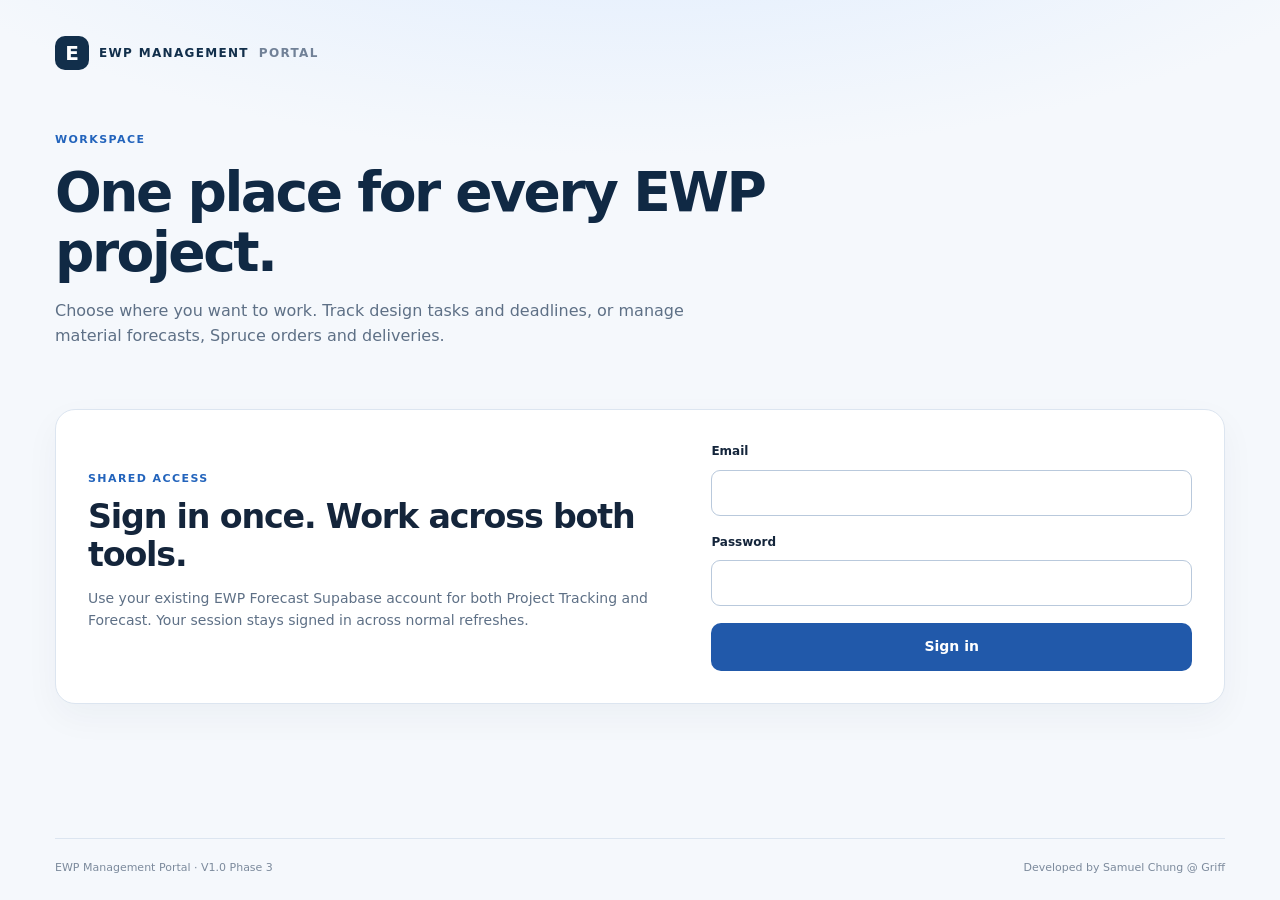
<file: index.html>
<!doctype html>
<html lang="en">
<head>
  <meta charset="utf-8" />
  <meta name="viewport" content="width=device-width, initial-scale=1" />
  <meta name="color-scheme" content="light" />
  <meta name="description" content="EWP Management Portal — Project Tracking and EWP Forecast in one place." />
  <title>EWP Management Portal</title>
  <link rel="stylesheet" href="portal.css?v=1.0-p3" />
</head>
<body>
  <div class="page">
    <header class="masthead">
      <div class="brandline"><span class="mark" aria-hidden="true">E</span><span>EWP MANAGEMENT</span><span class="brandline-tail">PORTAL</span></div>
      <div class="intro">
        <span class="eyebrow">WORKSPACE</span>
        <h1>One place for every EWP project.</h1>
        <p>Choose where you want to work. Track design tasks and deadlines, or manage material forecasts, Spruce orders and deliveries.</p>
      </div>
    </header>
    <main>
      <section id="portalAuthLoading" class="portal-auth-loading" role="status" aria-live="polite">Restoring your EWP Management session…</section>
      <section id="portalLogin" class="portal-login" hidden aria-labelledby="portalLoginTitle">
        <div class="portal-login-copy"><span class="eyebrow">SHARED ACCESS</span><h2 id="portalLoginTitle">Sign in once. Work across both tools.</h2>
          <p>Use your existing EWP Forecast Supabase account for both Project Tracking and Forecast. Your session stays signed in across normal refreshes.</p></div>
        <form id="portalLoginForm" class="portal-login-form">
          <label for="portalLoginEmail">Email</label><input id="portalLoginEmail" type="email" autocomplete="username" required />
          <label for="portalLoginPassword">Password</label><input id="portalLoginPassword" type="password" autocomplete="current-password" required />
          <p id="portalLoginError" class="portal-login-error" role="alert" hidden></p>
          <button id="portalLoginButton" class="portal-primary-button" type="submit">Sign in</button>
        </form>
      </section>
      <div id="portalWorkspace" hidden>
        <div class="portal-signed-in"><span>Signed in as <strong id="portalCurrentEmail"></strong></span><button id="portalSignOut" type="button">Sign out</button></div>
        <h2 class="section-title">Your workspaces</h2>
      <div class="workspace-grid">
        <a class="workspace-card" href="tracker/" aria-label="Open Project Tracking">
          <span class="card-icon card-icon-tracker" aria-hidden="true">
            <svg viewBox="0 0 24 24" fill="none" stroke="currentColor" stroke-width="1.7" stroke-linecap="round" stroke-linejoin="round"><rect x="3.5" y="4" width="17" height="16" rx="2.5"/><path d="M3.5 9h17"/><path d="M9.25 9v11M15.2 9v11"/><path d="M6 6.5h.1M8.4 6.5h.1"/></svg>
          </span>
          <span class="card-eyebrow">PROJECT OPERATIONS</span>
          <span class="card-title">Project Tracking</span>
          <span class="card-copy">Organize projects and work items, assign tasks, monitor due dates, and move work from Queue to In Progress to Done.</span>
          <span class="card-bottom"><span class="card-meta">Board · List · Filters</span><span class="open-link">Open workspace <span aria-hidden="true">↗</span></span></span>
        </a>
        <a class="workspace-card" href="forecast/" aria-label="Open EWP Forecast">
          <span class="card-icon card-icon-forecast" aria-hidden="true">
            <svg viewBox="0 0 24 24" fill="none" stroke="currentColor" stroke-width="1.7" stroke-linecap="round" stroke-linejoin="round"><path d="M4 20V4M4 20h16"/><rect x="7.5" y="11" width="3.5" height="7" rx=".6"/><rect x="12" y="7.5" width="3.5" height="10.5" rx=".6"/><rect x="16.5" y="4" width="3.5" height="14" rx=".6"/></svg>
          </span>
          <span class="card-eyebrow">MATERIAL OPERATIONS</span>
          <span class="card-title">EWP Forecast</span>
          <span class="card-copy">Import Javelin PDFs, manage projects and levels, plan deliveries, track Spruce orders, and monitor inventory and purchasing.</span>
          <span class="card-bottom"><span class="card-meta">Projects · Forecast · Inventory</span><span class="open-link">Open workspace <span aria-hidden="true">↗</span></span></span>
        </a>
      </div>
      <aside class="notice" aria-label="Shared project information">
        <span class="notice-icon" aria-hidden="true">i</span>
        <div><strong>One Supabase project registry</strong><p>Create projects in either workspace. Project # connects the records, and Project Tracking has priority when shared customer, sales or address details conflict.</p></div>
      </aside>
      </div>
    </main>
    <footer><span>EWP Management Portal · V1.0 Phase 3</span><span>Developed by Samuel Chung @ Griff</span></footer>
  </div>
  <script type="module" src="portal-auth.mjs?v=1.0-p3"></script>
</body>
</html>
</file>
<file: portal.css>
:root{--navy:#122f4b;--ink:#14253b;--muted:#5e7086;--border:#dce5f0;--bg:#f5f8fc;--blue:#2365c7}
*{box-sizing:border-box}
html{background:var(--bg)}
body{margin:0;background:radial-gradient(ellipse 80% 420px at 50% -20%,#dbeafe 0%,transparent 80%),var(--bg);font:14px/1.55 Inter,ui-sans-serif,system-ui,-apple-system,"Segoe UI",sans-serif;color:var(--ink)}
.page{width:min(1170px,calc(100% - 44px));margin:0 auto;min-height:100vh;display:flex;flex-direction:column}
.masthead{padding:36px 0 36px}
.brandline{display:flex;align-items:center;gap:10px;font-size:12px;letter-spacing:.11em;font-weight:850;color:var(--navy)}
.mark{height:34px;width:34px;display:inline-grid;place-items:center;border-radius:10px;background:var(--navy);color:#fff;font-size:20px;letter-spacing:0}
.brandline-tail{font-weight:650;color:#718197}
.intro{margin-top:58px;max-width:780px}
.eyebrow,.card-eyebrow{font-size:11px;letter-spacing:.13em;font-weight:850;color:#2364bc}
h1{margin:12px 0 16px;font-size:clamp(34px,4.3vw,58px);line-height:1.1;letter-spacing:-.045em;color:#102944}
.intro p{font-size:16px;max-width:660px;margin:0;color:var(--muted)}
main{padding:9px 0 54px}
.section-title{font-size:15px;color:#3a5067;font-weight:850;letter-spacing:.025em;margin:0 0 17px}
.workspace-grid{display:grid;grid-template-columns:repeat(2,minmax(0,1fr));gap:20px}
.workspace-card{display:flex;flex-direction:column;min-height:340px;padding:30px;border:1px solid var(--border);border-radius:20px;background:#fff;box-shadow:0 13px 35px rgba(18,47,75,.045);text-decoration:none;color:var(--ink);transition:transform .17s,box-shadow .17s,border-color .17s}
.workspace-card:hover,.workspace-card:focus-visible{transform:translateY(-3px);border-color:#85ade5;box-shadow:0 17px 40px rgba(18,47,75,.11);outline:none}
.card-icon{display:grid;place-items:center;width:54px;height:54px;border-radius:16px;margin-bottom:22px}
.card-icon svg{height:27px;width:27px}
.card-icon-tracker{background:#e9efff;color:#235ab4}
.card-icon-forecast{background:#e7f4f0;color:#187e66}
.card-title{display:block;margin-top:7px;font-size:27px;line-height:1.16;font-weight:850;letter-spacing:-.03em}
.card-copy{display:block;margin-top:12px;max-width:430px;color:var(--muted);font-size:14px;line-height:1.65}
.card-bottom{display:flex;align-items:center;justify-content:space-between;gap:10px;flex-wrap:wrap;margin-top:auto;padding-top:35px}
.card-meta{font-size:11px;font-weight:650;color:#758497}
.open-link{font-size:12px;font-weight:850;color:#2059aa;white-space:nowrap}
.open-link span{font-size:17px;vertical-align:middle;margin-left:3px}
.notice{display:flex;align-items:flex-start;gap:12px;border:1px solid #d7e4f4;border-radius:12px;background:#edf4ff;padding:17px 20px;margin-top:27px;color:#345374}
.notice-icon{flex:0 0 22px;height:22px;border-radius:50%;display:grid;place-items:center;background:#cde0ff;color:#2359a7;font-weight:900;font-size:12px}
.notice strong{font-size:13px}.notice p{margin:3px 0 0;font-size:12px;line-height:1.65}
footer{display:flex;justify-content:space-between;gap:12px;flex-wrap:wrap;border-top:1px solid var(--border);padding:20px 0 24px;color:#7c8a9c;font-size:11px;margin-top:auto}
@media(max-width:740px){.masthead{padding-top:22px}.intro{margin-top:44px}.workspace-grid{grid-template-columns:1fr}.workspace-card{min-height:292px;padding:25px}.page{width:calc(100% - 32px)}main{padding-bottom:35px}}
@media(prefers-reduced-motion:reduce){.workspace-card{transition:none}}

/* Phase 3: first-class shared authentication. Hidden state is native [hidden]. */
[hidden] { display: none !important; }
.portal-auth-loading{margin:32px 0;padding:22px;border:1px solid var(--border);border-radius:14px;background:#fff;color:var(--muted)}
.portal-login{display:grid;grid-template-columns:minmax(0,1.1fr) minmax(280px,.9fr);align-items:center;gap:36px;margin:16px 0 50px;padding:32px;border:1px solid var(--border);border-radius:20px;background:#fff;box-shadow:0 13px 35px rgba(18,47,75,.045)}
.portal-login h2{font-size:clamp(24px,2.6vw,36px);letter-spacing:-.035em;line-height:1.15;margin:9px 0 12px}.portal-login p{color:var(--muted)}
.portal-login-form{display:grid;gap:9px}.portal-login-form label{font-weight:750;font-size:12px}
.portal-login-form input{padding:11px;border-radius:9px;border:1px solid #b9c9dc;width:100%;font:inherit;margin-bottom:8px}
.portal-login-form input:focus{outline:3px solid #d8e8ff;border-color:#3979c8}
.portal-primary-button{border:0;border-radius:10px;padding:13px 17px;background:#2159aa;color:#fff;font:inherit;font-weight:850;cursor:pointer}
.portal-primary-button:disabled{opacity:.65;cursor:wait}
.portal-login-error{color:#b42318 !important;font-weight:750;margin:0 0 6px}
.portal-signed-in{display:flex;justify-content:space-between;align-items:center;flex-wrap:wrap;gap:10px;margin:0 0 23px;padding:10px 14px;border:1px solid #cfdfed;background:#fff;border-radius:10px;font-size:12px;color:#52687c}
.portal-signed-in strong{color:#183653}.portal-signed-in button{background:none;border:1px solid #bdcce0;border-radius:7px;padding:6px 11px;color:#254e84;font:inherit;font-weight:750;cursor:pointer}
@media(max-width:740px){.portal-login{grid-template-columns:1fr;padding:20px;gap:15px}}
</file>
<file: forecast/styles.css>
:root {
  --bg: #f5f7fa;
  --surface: #ffffff;
  --surface-alt: #f9fafb;
  --text: #182230;
  --muted: #667085;
  --border: #d9dee7;
  --border-strong: #c2c9d4;
  --accent: #185adb;
  --accent-dark: #1149b8;
  --accent-soft: #eaf1ff;
  --success: #16794c;
  --success-soft: #eaf8f1;
  --warning: #a15c00;
  --warning-soft: #fff4df;
  --danger: #b42318;
  --shadow: 0 8px 28px rgba(16, 24, 40, 0.08);
  --radius: 14px;
}

* { box-sizing: border-box; }
body {
  margin: 0;
  font-family: Inter, ui-sans-serif, system-ui, -apple-system, BlinkMacSystemFont, "Segoe UI", sans-serif;
  background: var(--bg);
  color: var(--text);
}
button, input, textarea { font: inherit; }
button { cursor: pointer; }

.app-header {
  display: flex;
  align-items: center;
  justify-content: space-between;
  gap: 24px;
  padding: 28px clamp(20px, 4vw, 56px) 22px;
  background: var(--surface);
  border-bottom: 1px solid var(--border);
}
.app-header h1 { margin: 2px 0 5px; font-size: clamp(26px, 3vw, 38px); letter-spacing: -0.03em; }
.subtitle, .toolbar p { margin: 0; color: var(--muted); line-height: 1.5; }
.eyebrow, .step { margin: 0 0 4px; color: var(--accent); font-weight: 800; letter-spacing: .11em; font-size: 11px; }

.tabs {
  position: sticky;
  top: 0;
  z-index: 20;
  display: flex;
  gap: 4px;
  padding: 10px clamp(20px, 4vw, 56px);
  background: rgba(255, 255, 255, .96);
  border-bottom: 1px solid var(--border);
  backdrop-filter: blur(10px);
  overflow-x: auto;
}
.tab {
  border: 0;
  border-radius: 9px;
  padding: 9px 14px;
  background: transparent;
  color: var(--muted);
  font-weight: 700;
}
.tab:hover { background: var(--surface-alt); color: var(--text); }
.tab.active { background: var(--accent-soft); color: var(--accent); }

main { padding: 26px clamp(20px, 4vw, 56px) 42px; }
.tab-panel { display: none; }
.tab-panel.active { display: block; }
.grid.two-column { display: grid; grid-template-columns: 1fr 1fr; gap: 18px; }
.card {
  background: var(--surface);
  border: 1px solid var(--border);
  border-radius: var(--radius);
  padding: 22px;
  box-shadow: var(--shadow);
  margin-bottom: 18px;
}
.card h2, .toolbar h2, .dialog h2 { margin: 0 0 8px; letter-spacing: -0.02em; }
.card-heading, .toolbar, .dialog-header, .save-row, .delivery-actions, .dialog-footer, .data-footer {
  display: flex;
  align-items: center;
  justify-content: space-between;
  gap: 16px;
}

.drop-zone {
  min-height: 200px;
  border: 2px dashed var(--border-strong);
  border-radius: 13px;
  display: flex;
  flex-direction: column;
  align-items: center;
  justify-content: center;
  gap: 8px;
  text-align: center;
  padding: 24px;
  background: var(--surface-alt);
  transition: .15s ease;
}
.drop-zone:hover, .drop-zone.dragging { border-color: var(--accent); background: var(--accent-soft); }
.drop-icon {
  display: inline-grid;
  place-items: center;
  width: 52px;
  height: 52px;
  border-radius: 12px;
  background: var(--accent);
  color: white;
  font-size: 13px;
  font-weight: 900;
}
.privacy-pill {
  white-space: nowrap;
  padding: 5px 9px;
  border-radius: 999px;
  background: var(--success-soft);
  color: var(--success);
  font-size: 12px;
  font-weight: 800;
}
.status { margin-top: 12px; font-size: 14px; }
.status.success { color: var(--success); font-weight: 700; }
.status.error { color: var(--danger); font-weight: 700; }
.status.warning { color: var(--warning); font-weight: 700; }
.muted { color: var(--muted); }
.small-note { color: var(--muted); font-size: 13px; line-height: 1.55; margin: 12px 0 0; }

.form-grid { display: grid; grid-template-columns: 1fr 1fr; gap: 14px; margin-top: 18px; }
.form-grid .full { grid-column: 1 / -1; }
label { display: flex; flex-direction: column; gap: 6px; font-size: 13px; font-weight: 700; color: #344054; }
input, textarea {
  width: 100%;
  border: 1px solid var(--border-strong);
  border-radius: 9px;
  padding: 10px 11px;
  color: var(--text);
  background: white;
  outline: none;
}
input:focus, textarea:focus { border-color: var(--accent); box-shadow: 0 0 0 3px var(--accent-soft); }
.checkbox-row { flex-direction: row; align-items: center; align-self: end; gap: 8px; padding-bottom: 10px; }
.checkbox-row input { width: auto; }
.checkbox-row.compact { padding: 0; white-space: nowrap; font-size: 12px; }

.button {
  border: 1px solid transparent;
  border-radius: 9px;
  padding: 9px 13px;
  font-weight: 800;
  transition: .15s ease;
}
.button.primary { background: var(--accent); color: white; }
.button.primary:hover { background: var(--accent-dark); }
.button.secondary { background: white; border-color: var(--border-strong); color: #344054; }
.button.secondary:hover { background: var(--surface-alt); }
.button.ghost { background: transparent; border-color: var(--border); color: #475467; }
.button.large { padding: 11px 17px; }
.button:disabled { opacity: .45; cursor: not-allowed; }

.level-editor { display: grid; gap: 14px; margin-top: 18px; }
.level-card { border: 1px solid var(--border); border-radius: 12px; overflow: hidden; }
.level-header { display: grid; grid-template-columns: minmax(160px, 1fr) 235px auto; gap: 10px; align-items: end; padding: 14px; background: var(--surface-alt); border-bottom: 1px solid var(--border); }
.material-list { padding: 0 14px 14px; }
.material-head, .material-row { display: grid; grid-template-columns: 1fr 140px 38px; gap: 10px; align-items: center; }
.material-head { padding: 12px 0 7px; color: var(--muted); font-size: 11px; font-weight: 800; text-transform: uppercase; letter-spacing: .07em; }
.material-row { margin-bottom: 8px; }
.material-row input[type="number"] { text-align: right; }
.remove-button { border: 0; background: transparent; color: var(--danger); font-size: 18px; padding: 6px; }
.add-material { margin-top: 4px; }
.save-row { margin-top: 18px; padding-top: 18px; border-top: 1px solid var(--border); }
.save-row .small-note { margin: 0; }

.toolbar { margin-bottom: 16px; }
.toolbar-actions { display: flex; align-items: center; gap: 10px; }
.empty-state {
  background: var(--surface);
  border: 1px dashed var(--border-strong);
  border-radius: var(--radius);
  color: var(--muted);
  text-align: center;
  padding: 56px 20px;
}
.table-wrap {
  max-width: 100%;
  overflow: auto;
  background: white;
  border: 1px solid var(--border);
  border-radius: 12px;
  box-shadow: var(--shadow);
}
table { border-collapse: separate; border-spacing: 0; width: max-content; min-width: 100%; font-size: 13px; }
th, td { border-right: 1px solid var(--border); border-bottom: 1px solid var(--border); padding: 10px 12px; text-align: right; white-space: nowrap; }
th:last-child, td:last-child { border-right: 0; }
tr:last-child td { border-bottom: 0; }
thead th { position: sticky; top: 0; z-index: 3; background: #f8fafc; color: #344054; }
.material-col { position: sticky; left: 0; z-index: 4; text-align: left; min-width: 310px; max-width: 410px; white-space: normal; background: white; font-weight: 750; }
thead .material-col { z-index: 6; background: #f8fafc; }
.project-col { min-width: 170px; vertical-align: top; text-align: left; }
.project-col strong { display: block; font-size: 13px; color: var(--text); }
.project-col span { display: block; margin-top: 3px; color: var(--muted); font-size: 11px; }
.project-col .mini-button { margin-top: 8px; }
.cell-zero { color: #98a2b3; }
.cell-partial { background: var(--warning-soft); color: #7a4500; font-weight: 800; }
.cell-delivered { background: var(--success-soft); color: var(--success); }
.month-total { font-weight: 850; }

.mini-button {
  border: 1px solid var(--border-strong);
  background: white;
  color: #344054;
  border-radius: 7px;
  padding: 5px 8px;
  font-size: 11px;
  font-weight: 800;
}
.status-badge { display: inline-block !important; width: fit-content; padding: 3px 6px; border-radius: 999px; font-weight: 800; }
.status-badge.partial { background: var(--warning-soft); color: var(--warning); }
.status-badge.delivered { background: var(--success-soft); color: var(--success); }
.status-badge.upcoming { background: var(--accent-soft); color: var(--accent); }

.data-footer {
  position: fixed;
  left: 0;
  right: 0;
  bottom: 0;
  z-index: 25;
  padding: 12px clamp(20px, 4vw, 56px);
  background: rgba(255,255,255,.97);
  border-top: 1px solid var(--border);
  box-shadow: 0 -8px 24px rgba(16,24,40,.05);
  font-size: 12px;
}
.data-footer > div:first-child { display: flex; flex-direction: column; gap: 2px; }
.data-footer span { color: var(--muted); }
.footer-actions { display: flex; gap: 10px; align-items: center; }
.link-button { border: 0; background: transparent; color: var(--accent); font-weight: 800; padding: 6px; }
.link-button.danger { color: var(--danger); }
.file-label { cursor: pointer; display: inline-block; }

.dialog { width: min(860px, calc(100vw - 28px)); max-height: calc(100vh - 36px); border: 0; border-radius: 16px; padding: 0; box-shadow: 0 24px 80px rgba(16,24,40,.22); }
.dialog::backdrop { background: rgba(15, 23, 42, .42); backdrop-filter: blur(2px); }
.dialog form { padding: 22px; }
.icon-button { border: 0; background: transparent; font-size: 28px; color: var(--muted); padding: 4px 8px; }
.delivery-estimate-control {
  display: flex;
  align-items: flex-end;
  gap: 12px;
  margin: 18px 0 14px;
}
.delivery-estimate-control label { flex: 0 1 405px; }
.inline-save-status {
  min-height: 42px;
  display: inline-flex;
  align-items: center;
  font-weight: 700;
  white-space: nowrap;
}
.inline-save-status[data-state="saving"] { color: var(--accent); }
.inline-save-status[data-state="saved"] { color: var(--success); }
.inline-save-status[data-state="error"] { color: var(--danger); }
.delivery-transaction-meta {
  grid-template-columns: minmax(190px, .7fr) minmax(300px, 1.3fr);
  margin-top: 0;
  margin-bottom: 14px;
}
.delivery-actions { justify-content: flex-start; margin: 10px 0 14px; }
.delivery-table { width: 100%; min-width: 0; }
.delivery-table th, .delivery-table td { text-align: right; }
.delivery-table th:first-child, .delivery-table td:first-child { text-align: left; white-space: normal; }
.delivery-table input { min-width: 95px; text-align: right; }
.dialog-footer { justify-content: flex-end; margin-top: 18px; padding-top: 16px; border-top: 1px solid var(--border); }
.dialog-footer .danger-action { margin-right: auto; color: var(--danger); border-color: #f0b4ae; }
.history { margin-top: 20px; }
.history h3 { margin: 0 0 10px; font-size: 14px; }
.history-item { display: flex; justify-content: space-between; gap: 12px; border-top: 1px solid var(--border); padding: 10px 0; font-size: 12px; }
.history-item:first-of-type { border-top: 0; }
.history-item p { margin: 2px 0; color: var(--muted); }
.history-delete { border: 0; background: transparent; color: var(--danger); font-weight: 800; }

.hidden { display: none !important; }
.native-file-picker-input {
  position: fixed;
  left: -10000px;
  top: 0;
  width: 1px;
  height: 1px;
  opacity: 0;
  pointer-events: none;
}

@media (max-width: 820px) {
  .grid.two-column { grid-template-columns: 1fr; }
  .app-header { align-items: flex-start; flex-direction: column; }
  .app-header .button { width: 100%; }
  .toolbar { align-items: flex-start; flex-direction: column; }
  .toolbar-actions { width: 100%; flex-wrap: wrap; }
  .level-header { grid-template-columns: 1fr; }
  .material-head { display: none; }
  .material-row { grid-template-columns: 1fr 100px 34px; margin-top: 10px; }
  .form-grid { grid-template-columns: 1fr; }
  .form-grid .full { grid-column: auto; }
  .delivery-estimate-control { align-items: stretch; flex-direction: column; }
  .delivery-estimate-control label { flex: none; }
  .inline-save-status { min-height: 0; }
  .delivery-transaction-meta { grid-template-columns: 1fr; }
  .data-footer { align-items: flex-start; flex-direction: column; }
  .footer-actions { flex-wrap: wrap; }
  .material-col { min-width: 220px; }
}

/* V0.4 compact project cards, project summaries and progress */
.project-col {
  min-width: 220px;
  max-width: 250px;
  white-space: normal;
  padding: 0;
}
.project-header-card {
  min-height: 142px;
  display: flex;
  flex-direction: column;
  align-items: stretch;
  gap: 2px;
  padding: 8px 9px;
  text-align: left;
}
.project-title {
  color: var(--text);
  font-size: 14px;
  line-height: 1.2;
  font-weight: 850;
  letter-spacing: -0.01em;
  white-space: normal;
  overflow-wrap: anywhere;
  display: -webkit-box;
  -webkit-line-clamp: 2;
  -webkit-box-orient: vertical;
  overflow: hidden;
  margin-bottom: 1px;
}
.project-title-missing {
  color: #98a2b3;
  font-style: italic;
  font-weight: 700;
}
.project-meta-line,
.operational-line,
.package-line {
  color: var(--muted);
  font-size: 9.5px;
  line-height: 1.28;
  font-weight: 600;
  white-space: normal;
  overflow-wrap: anywhere;
}
.operational-line {
  margin-top: 4px;
  color: #475467;
  font-size: 10.5px;
}
.operational-line strong { color: #344054; font-weight: 800; }
.package-line { margin-top: 1px; }
.project-card-actions {
  display: grid;
  gap: 5px;
  margin-top: auto;
  padding-top: 6px;
}
.project-card-buttons {
  display: flex;
  flex-wrap: wrap;
  align-items: center;
  gap: 4px;
}
.primary-mini-button {
  background: var(--accent-soft);
  border-color: #bfd2ff;
  color: var(--accent-dark);
}
.progress-row {
  display: flex;
  gap: 4px;
  align-items: baseline;
  margin-top: 5px;
  color: var(--muted);
  font-size: 9.5px;
  font-weight: 650;
  line-height: 1.15;
}
.progress-row strong {
  color: #475467;
  font-size: 9.5px;
  font-weight: 800;
}
.progress-row > span {
  display: inline !important;
  margin: 0 !important;
  color: var(--muted) !important;
  font-size: 9.5px !important;
}
.progress-track {
  height: 4px;
  border-radius: 999px;
  background: #e9eef5;
  overflow: hidden;
  margin-top: 2px;
}
.progress-track > span {
  display: block;
  height: 100%;
  margin: 0 !important;
  border-radius: inherit;
  background: #98a2b3;
  transition: width .2s ease;
}
.collapsed-project-col {
  min-width: 225px;
  max-width: 255px;
}
.collapsed-summary-card { background: #fbfcfe; }
.mini-button {
  padding: 3px 6px;
  min-height: 23px;
  border-radius: 6px;
  font-size: 9.5px;
  line-height: 1;
}
.project-col .mini-button { margin-top: 0; }
.status-badge {
  padding: 2px 5px;
  font-size: 9px !important;
  line-height: 1.15;
}
.compact-dialog { width: min(680px, calc(100vw - 28px)); }

@media (max-width: 820px) {
  .project-col, .collapsed-project-col { min-width: 210px; max-width: 235px; }
}


/* V0.5 large-matrix navigation */
.matrix-top-scroll {
  width: 100%;
  height: 18px;
  overflow-x: auto;
  overflow-y: hidden;
  background: #f8fafc;
  border: 1px solid var(--border);
  border-bottom: 0;
  border-radius: 12px 12px 0 0;
  scrollbar-gutter: stable;
}
.matrix-top-scroll.no-overflow {
  display: none;
}
.matrix-top-scroll-inner {
  height: 1px;
  min-width: 100%;
}
.matrix-scroll-viewport {
  max-height: min(68vh, calc(100vh - 230px));
  overflow: auto;
  border-radius: 0 0 12px 12px;
  overscroll-behavior: contain;
  scrollbar-gutter: stable;
}
.matrix-scroll-viewport thead th {
  position: sticky;
  top: 0;
  z-index: 7;
  box-shadow: 0 1px 0 var(--border);
}
.matrix-scroll-viewport .material-col {
  position: sticky;
  left: 0;
  z-index: 6;
  box-shadow: 1px 0 0 var(--border);
}
.matrix-scroll-viewport thead .material-col {
  z-index: 10;
  box-shadow: 1px 1px 0 var(--border);
}
.matrix-scroll-viewport tbody .material-col {
  background: white;
}

/* The project default date is intentionally an editing-only field, not card metadata. */
.project-header-card {
  min-height: 126px;
}

@media (max-width: 820px) {
  .matrix-scroll-viewport { max-height: 64vh; }
}

/* V0.6 shared-cloud status */
.header-actions {
  display: flex;
  align-items: center;
  gap: 10px;
  flex-wrap: wrap;
  justify-content: flex-end;
}
.cloud-pill {
  display: inline-flex;
  align-items: center;
  gap: 6px;
  padding: 6px 9px;
  border-radius: 999px;
  font-size: 11px;
  font-weight: 800;
  white-space: nowrap;
  border: 1px solid var(--border);
  background: var(--surface-alt);
  color: var(--muted);
}
.cloud-pill::before {
  content: "";
  width: 7px;
  height: 7px;
  border-radius: 50%;
  background: #98a2b3;
}
.cloud-pill.connected {
  color: var(--success);
  background: var(--success-soft);
  border-color: #cbe9da;
}
.cloud-pill.connected::before { background: var(--success); }
.cloud-pill.connecting {
  color: var(--warning);
  background: var(--warning-soft);
  border-color: #f2ddb4;
}
.cloud-pill.connecting::before { background: var(--warning); }
.cloud-pill.error {
  color: var(--danger);
  background: #fff0ee;
  border-color: #f2c3bd;
}
.cloud-pill.error::before { background: var(--danger); }

@media (max-width: 820px) {
  .header-actions { width: 100%; justify-content: space-between; }
  .header-actions .button { width: auto; }
}

/* V0.8 authenticated team access */
.user-chip {
  display: inline-flex;
  align-items: center;
  gap: 6px;
  max-width: 340px;
  min-height: 30px;
  padding: 5px 7px 5px 9px;
  border: 1px solid var(--border);
  border-radius: 999px;
  background: var(--surface-alt);
  color: var(--text);
  white-space: nowrap;
}
.user-chip-label {
  color: var(--muted);
  font-size: 10px;
  font-weight: 800;
  text-transform: uppercase;
  letter-spacing: .06em;
}
.user-chip strong {
  max-width: 185px;
  overflow: hidden;
  text-overflow: ellipsis;
  font-size: 11px;
}
.user-change-button {
  border: 0;
  border-radius: 999px;
  padding: 3px 6px;
  background: transparent;
  color: var(--accent);
  font-size: 10px;
  font-weight: 800;
}
.user-change-button:hover { background: var(--accent-soft); }

.login-dialog { width: min(500px, calc(100vw - 28px)); }
.login-fields {
  display: grid;
  gap: 14px;
  margin-top: 20px;
}
.login-fields label {
  display: grid;
  gap: 6px;
  font-size: 12px;
  font-weight: 800;
}
.login-fields input {
  width: 100%;
  border: 1px solid var(--border-strong);
  border-radius: 9px;
  padding: 11px 12px;
  background: #fff;
  color: var(--text);
}
.login-fields input:focus {
  outline: 2px solid rgba(24, 90, 219, .18);
  border-color: var(--accent);
}
.login-error {
  margin: 12px 0 0;
  padding: 9px 10px;
  border: 1px solid #f2c3bd;
  border-radius: 9px;
  background: #fff0ee;
  color: var(--danger);
  font-size: 12px;
  font-weight: 700;
}
.login-dialog::backdrop { background: rgba(16, 24, 40, .52); }

@media (max-width: 820px) {
  .user-chip { order: 3; max-width: 100%; }
}


/* V0.8.1 robust authentication gate */
.auth-gate {
  position: fixed;
  inset: 0;
  z-index: 10000;
  display: grid;
  place-items: center;
  padding: 24px;
  background: rgba(16, 24, 40, .58);
  backdrop-filter: blur(5px);
}
.auth-card {
  width: min(500px, calc(100vw - 32px));
  max-height: calc(100vh - 40px);
  overflow: auto;
  background: #fff;
  border: 1px solid var(--border);
  border-radius: 16px;
  box-shadow: 0 24px 80px rgba(16,24,40,.26);
}
.auth-card form { padding: 24px; }
.auth-locked { overflow: hidden; }
.auth-locked .app-header,
.auth-locked .tabs,
.auth-locked main,
.auth-locked footer { pointer-events: none; user-select: none; }
\n\n/* V0.9 filtered materials, entry history and no fixed JSON dock */
.filtered-warning {
  margin: 12px 14px 0;
  padding: 11px 12px;
  border: 1px solid #efcf96;
  border-radius: 10px;
  background: var(--warning-soft);
  color: #74410a;
}
.filtered-warning-title { font-size: 12px; font-weight: 850; }
.filtered-warning-copy { margin-top: 2px; font-size: 11px; line-height: 1.4; color: #8a5418; }
.filtered-item {
  display: grid;
  grid-template-columns: minmax(0, 1fr) auto auto;
  align-items: center;
  gap: 10px;
  margin-top: 8px;
  padding-top: 8px;
  border-top: 1px solid rgba(161, 92, 0, .18);
  font-size: 11px;
}
.filtered-item span { min-width: 0; overflow-wrap: anywhere; }
.filtered-item strong { white-space: nowrap; }
.history-filters {
  display: grid;
  grid-template-columns: minmax(220px, 1.5fr) minmax(180px, .8fr) minmax(180px, .8fr) 160px auto;
  gap: 10px;
  align-items: end;
  margin-bottom: 12px;
}
.history-filters select {
  width: 100%;
  border: 1px solid var(--border-strong);
  border-radius: 9px;
  padding: 10px 11px;
  color: var(--text);
  background: white;
}
.history-clear { align-self: end; }
.entry-history-table { width: 100%; min-width: 1120px; }
.entry-history-table th, .entry-history-table td { text-align: left; vertical-align: top; white-space: normal; }
.entry-history-table th { white-space: nowrap; }
.entry-history-table .history-time { width: 170px; white-space: nowrap; }
.entry-history-table .history-project { min-width: 210px; }
.entry-history-table .history-details { min-width: 360px; color: #475467; }
.history-empty { padding: 42px 20px; text-align: center; color: var(--muted); }
@media (max-width: 1000px) {
  .history-filters { grid-template-columns: 1fr 1fr; }
  .history-clear { justify-self: start; }
}
@media (max-width: 620px) {
  .history-filters { grid-template-columns: 1fr; }
}


/* V0.10 project deletion + lazy history */
.history-pagination { display: flex; justify-content: center; padding: 12px 0 4px; }
.delete-project-warning {
  margin: 0 0 14px;
  padding: 11px 12px;
  border: 1px solid #f0b4b4;
  border-radius: 10px;
  background: #fff5f5;
  color: #8a1f1f;
  font-size: 12px;
  line-height: 1.45;
}
.danger-text { color: var(--danger); }
.danger-button {
  border: 1px solid #b42318;
  background: #b42318;
  color: white;
}
.danger-button:hover { background: #912018; }
.form-grid select {
  width: 100%;
  border: 1px solid var(--border-strong);
  border-radius: 9px;
  padding: 10px 11px;
  color: var(--text);
  background: white;
}


/* V0.11 intake scheduling + project search */
.project-search-bar {
  display: flex;
  align-items: end;
  gap: 10px;
  margin: 0 0 12px;
}
.project-search-field {
  flex: 1 1 420px;
  max-width: 620px;
  margin: 0;
}
.project-search-field input {
  width: 100%;
}
.project-search-count {
  align-self: center;
  color: var(--muted);
  font-size: 12px;
  font-weight: 700;
  white-space: nowrap;
}
@media (max-width: 760px) {
  .project-search-bar { align-items: stretch; flex-wrap: wrap; }
  .project-search-field { flex-basis: 100%; max-width: none; }
  .project-search-filter { flex: 0 0 132px; }
  .project-search-box { flex: 1 1 260px; }
  .project-search-count { align-self: center; }
}

/* V0.12 intake review + compact scheduling + streamlined matrix search */
.intake-schedule-block {
  display: grid;
  grid-template-columns: minmax(0, 620px);
  row-gap: 9px;
  align-items: start;
}
.delivery-date-field { max-width: 420px; }
.schedule-options {
  display: grid;
  gap: 7px;
  padding-top: 0;
}
.schedule-options .checkbox-row.compact {
  justify-content: flex-start;
  align-items: center;
  padding: 0;
  min-height: 26px;
  font-size: 12px;
  line-height: 1.3;
}
.delivery-preview {
  grid-column: 1 / -1;
  margin-top: 4px;
  padding: 10px 12px;
  border: 1px solid #d9e4f5;
  border-radius: 10px;
  background: #f8fbff;
}
.delivery-preview-title {
  margin-bottom: 7px;
  color: #344054;
  font-size: 11px;
  font-weight: 850;
  text-transform: uppercase;
  letter-spacing: .05em;
}
.delivery-preview-list { display: grid; gap: 5px; }
.delivery-preview-row {
  display: grid;
  grid-template-columns: minmax(130px, 1fr) auto auto;
  gap: 8px;
  align-items: center;
  font-size: 11px;
}
.delivery-preview-level { min-width: 0; overflow-wrap: anywhere; font-weight: 750; color: #344054; }
.delivery-preview-date { color: #475467; white-space: nowrap; }
.date-field-wrap { display: flex; align-items: center; gap: 6px; }
.date-field-wrap .date-source-badge { flex: 0 0 auto; }
.date-field-wrap input[type="date"] { min-width: 0; flex: 1 1 auto; }
.date-source-badge {
  display: inline-flex;
  align-items: center;
  justify-content: center;
  min-width: 43px;
  padding: 2px 6px;
  border-radius: 999px;
  font-size: 9px;
  font-weight: 850;
  line-height: 1.3;
  white-space: nowrap;
}
.date-source-badge.auto { background: var(--accent-soft); color: var(--accent-dark); }
.date-source-badge.manual { background: #f2f4f7; color: #475467; }

.form-validation {
  margin-top: 12px;
  padding: 9px 11px;
  border: 1px solid #f1b9b3;
  border-radius: 9px;
  background: #fff1ef;
  color: var(--danger);
  font-size: 12px;
  font-weight: 750;
}
.input-invalid {
  border-color: var(--danger) !important;
  box-shadow: 0 0 0 3px rgba(180, 35, 24, .08) !important;
}

.project-search-bar { align-items: center; }
.project-search-filter {
  flex: 0 0 145px;
  margin: 0;
}
.project-search-filter select {
  width: 100%;
  min-height: 44px;
  padding: 0 34px 0 12px;
  border: 1px solid var(--border-strong);
  border-radius: 10px;
  background: white;
  color: var(--text);
  font: inherit;
  font-size: 13px;
  font-weight: 700;
}
.project-search-filter select:focus {
  outline: none;
  border-color: var(--accent);
  box-shadow: 0 0 0 3px var(--accent-soft);
}
.project-search-box {
  position: relative;
  flex: 1 1 520px;
  max-width: 720px;
}
.project-search-box input {
  width: 100%;
  padding-left: 38px;
  padding-right: 38px;
}
.project-search-icon {
  position: absolute;
  left: 12px;
  top: 50%;
  width: 16px;
  height: 16px;
  transform: translateY(-50%);
  fill: none;
  stroke: #98a2b3;
  stroke-width: 2;
  stroke-linecap: round;
  pointer-events: none;
}
.search-clear {
  position: absolute;
  right: 8px;
  top: 50%;
  transform: translateY(-50%);
  width: 26px;
  height: 26px;
  padding: 0;
  border: 0;
  border-radius: 50%;
  background: transparent;
  color: #667085;
  font-size: 18px;
  line-height: 1;
}
.search-clear:hover { background: #eef2f6; color: #344054; }
.project-search-box input::-webkit-search-cancel-button { -webkit-appearance: none; appearance: none; }

.matrix-scroll-viewport tbody tr:nth-child(even) td { background: #fbfcfe; }
.matrix-scroll-viewport tbody tr:nth-child(even) .material-col { background: #fbfcfe; }
.matrix-scroll-viewport tbody tr:hover td { background: #f2f7ff; }
.matrix-scroll-viewport tbody tr:hover .material-col { background: #f2f7ff; }

.review-dialog { width: min(760px, calc(100vw - 28px)); }
.project-review-content { display: grid; gap: 14px; margin: 4px 0 18px; }
.review-project-identity,
.review-section {
  border: 1px solid var(--border);
  border-radius: 12px;
  background: #fff;
  padding: 14px;
}
.review-project-identity h3 { margin: 0 0 10px; font-size: 18px; letter-spacing: -.015em; }
.review-project-meta {
  display: grid;
  grid-template-columns: 1fr 1fr;
  gap: 7px 14px;
  color: var(--muted);
  font-size: 11px;
}
.review-project-meta strong { color: #344054; margin-right: 4px; }
.review-section-heading {
  display: flex;
  justify-content: space-between;
  align-items: baseline;
  gap: 12px;
  margin-bottom: 8px;
}
.review-section-heading h3 { margin: 0; font-size: 14px; }
.review-section-heading > span { color: var(--muted); font-size: 11px; font-weight: 750; }
.review-level-list { display: grid; gap: 0; }
.review-level-row {
  display: grid;
  grid-template-columns: minmax(0, 1fr) auto;
  align-items: center;
  gap: 14px;
  padding: 9px 0;
  border-top: 1px solid #eef1f5;
}
.review-level-row:first-child { border-top: 0; }
.review-level-row > div:first-child { display: grid; gap: 2px; min-width: 0; }
.review-level-row > div:first-child strong { color: #344054; font-size: 12px; }
.review-level-row > div:first-child span { color: var(--muted); font-size: 10px; }
.review-level-date {
  display: flex;
  align-items: center;
  justify-content: flex-end;
  gap: 7px;
  white-space: nowrap;
}
.review-level-date strong { font-size: 12px; color: #344054; }
.review-summary-strip {
  display: grid;
  grid-template-columns: repeat(3, 1fr);
  gap: 8px;
}
.review-summary-strip span {
  padding: 10px 12px;
  border: 1px solid #dce4ef;
  border-radius: 10px;
  background: #f8fafc;
  color: #667085;
  font-size: 10px;
  text-align: center;
}
.review-summary-strip strong { display: block; color: #344054; font-size: 15px; margin-bottom: 1px; }
.review-filter-warning {
  display: grid;
  gap: 5px;
  padding: 11px 12px;
  border: 1px solid #efcf96;
  border-radius: 10px;
  background: var(--warning-soft);
  color: #74410a;
  font-size: 11px;
}
.review-filter-warning > span { color: #8a5418; }
.review-filter-warning > div { display: grid; gap: 3px; margin-top: 3px; font-size: 10px; color: #8a5418; }

@media (max-width: 820px) {
  .intake-schedule-block { grid-template-columns: 1fr; }
  .delivery-date-field { max-width: none; }
  .delivery-preview { grid-column: 1; }
  .review-project-meta { grid-template-columns: 1fr; }
  .review-summary-strip { grid-template-columns: 1fr; }
}


/* V0.13 editable delivery preview + delivery material search + forecast exclusions */
.delivery-preview-row {
  grid-template-columns: minmax(130px, 1fr) minmax(138px, 170px) auto;
}
.delivery-preview-date-input {
  min-width: 0;
  padding: 6px 8px;
  border-radius: 7px;
  font-size: 11px;
}
.delivery-material-search {
  position: relative;
  width: min(520px, 100%);
  margin: 12px 0;
}
.delivery-material-search input {
  width: 100%;
  padding-left: 38px;
  padding-right: 36px;
}
.delivery-material-search .project-search-icon {
  left: 12px;
}
.delivery-material-search .search-clear {
  right: 8px;
}
.delivery-table .material-excluded-cell { color: var(--warning); font-weight: 750; }
.delivery-table .forecast-action-cell { text-align: center; }
.delivery-table .forecast-action-cell .mini-button { white-space: nowrap; }
.cell-subnote {
  margin-top: 2px;
  color: var(--warning);
  font-size: 9.5px;
  font-weight: 750;
  white-space: nowrap;
}
.cell-excluded {
  background: #fff8eb;
  color: #7a4500;
  font-weight: 800;
}
.exclusion-form-grid select {
  width: 100%;
  border: 1px solid var(--border-strong);
  border-radius: 9px;
  padding: 10px 11px;
  color: var(--text);
  background: white;
  outline: none;
}
.exclusion-form-grid select:focus {
  border-color: var(--accent);
  box-shadow: 0 0 0 3px var(--accent-soft);
}
.exclusion-help { margin-top: 10px; }
#materialExclusionDialog { width: min(680px, calc(100vw - 28px)); }

@media (max-width: 820px) {
  .delivery-preview-row { grid-template-columns: minmax(110px, 1fr) minmax(128px, 150px) auto; }
  .delivery-table { min-width: 760px; }
}

/* V0.16 delivery planning + inventory & purchasing */
select { font: inherit; }

.forecast-card,
.inventory-card { padding: 20px; }
.section-heading-row {
  display: flex;
  align-items: flex-start;
  justify-content: space-between;
  gap: 16px;
  margin-bottom: 14px;
}
.section-heading-row h3 { margin: 0; letter-spacing: -0.01em; }
.section-heading-row .small-note { margin-top: 5px; }
.compact-empty { padding: 28px 18px; }

.status-badge.workflow-forecast {
  background: #f2f4f7;
  color: #344054;
  border: 1px solid #d0d5dd;
}
.status-badge.workflow-ongoing {
  background: var(--accent-soft);
  color: var(--accent);
  border: 1px solid #c7d8ff;
}
.status-badge.workflow-completed {
  background: var(--success-soft);
  color: var(--success);
  border: 1px solid #bce8d2;
}
/* Legacy workflow classes remain for historical activity UI. */
.status-badge.workflow-spruce {
  background: var(--accent-soft);
  color: var(--accent);
  border: 1px solid #c7d8ff;
}
.status-badge.workflow-delivered {
  background: var(--success-soft);
  color: var(--success);
  border: 1px solid #bce8d2;
}

.weekly-schedule-table th,
.weekly-schedule-table td { text-align: left; }
.weekly-schedule-table th:last-child,
.weekly-schedule-table td:last-child { text-align: right; }
.weekly-project-cell { min-width: 220px; white-space: normal; }
.weekly-project-cell strong { display: block; }
.weekly-project-cell span { display: block; margin-top: 2px; color: var(--muted); font-size: 11px; }
.table-head-sub { display: block; margin-top: 3px; color: var(--muted); font-size: 10px; font-weight: 650; }

.inventory-summary {
  display: grid;
  grid-template-columns: repeat(3, minmax(0, 1fr));
  gap: 12px;
  margin: 0 0 18px;
}
.summary-metric {
  display: grid;
  gap: 3px;
  padding: 15px 16px;
  background: var(--surface);
  border: 1px solid var(--border);
  border-radius: 12px;
  box-shadow: var(--shadow);
}
.summary-metric span { color: var(--muted); font-size: 11px; font-weight: 800; text-transform: uppercase; letter-spacing: .06em; }
.summary-metric strong { color: var(--text); font-size: 22px; letter-spacing: -0.02em; }

.inventory-add-material {
  display: flex;
  align-items: center;
  gap: 10px;
  max-width: 620px;
  margin: 0 0 14px;
}
.inventory-add-material input { min-width: 0; }
.inventory-add-material .button { white-space: nowrap; }
.inventory-table { font-size: 12px; }
.inventory-table th,
.inventory-table td { vertical-align: middle; }
.inventory-table .material-col { min-width: 250px; max-width: 330px; }
.inventory-table input {
  width: 92px;
  min-width: 82px;
  padding: 7px 8px;
  text-align: right;
  font-size: 12px;
}
.inventory-table .inventory-lead-time { width: 72px; min-width: 68px; }
.inventory-positive { background: var(--success-soft); color: var(--success); font-weight: 800; }
.inventory-negative { background: #fff0ee; color: var(--danger); font-weight: 800; }
.stock-owed { background: #fff0ee; color: var(--danger); font-weight: 850; }
.stock-owed .cell-subnote { color: var(--danger); }

.incoming-form-grid {
  display: grid;
  grid-template-columns: minmax(180px, 1.4fr) minmax(120px, .7fr) minmax(150px, .8fr) minmax(150px, 1fr);
  gap: 12px;
  align-items: end;
  margin-bottom: 14px;
}
.incoming-form-grid .incoming-note { grid-column: span 3; }
.incoming-add { align-self: end; white-space: nowrap; }
.incoming-table th,
.incoming-table td { text-align: left; }
.incoming-table td:nth-child(2),
.incoming-table td:nth-child(3),
.incoming-table td:nth-child(4) { text-align: right; }
.incoming-material-cell { min-width: 220px; font-weight: 800; }
.incoming-note-cell { min-width: 180px; max-width: 320px; white-space: normal; }
.danger-text { color: var(--danger); }

.planning-control { align-items: end; flex-wrap: wrap; }
.planning-control label { flex: 1 1 190px; max-width: 300px; }
.planning-control select {
  width: 100%;
  border: 1px solid var(--border-strong);
  border-radius: 9px;
  padding: 10px 11px;
  color: var(--text);
  background: white;
  outline: none;
}
.planning-control select:focus { border-color: var(--accent); box-shadow: 0 0 0 3px var(--accent-soft); }

@media (max-width: 980px) {
  .incoming-form-grid { grid-template-columns: repeat(2, minmax(0, 1fr)); }
  .incoming-form-grid .incoming-note { grid-column: auto; }
  .incoming-add { width: 100%; }
}

@media (max-width: 720px) {
  .inventory-summary { grid-template-columns: 1fr; }
  .inventory-add-material { align-items: stretch; flex-direction: column; max-width: none; }
  .incoming-form-grid { grid-template-columns: 1fr; }
  .planning-control { align-items: stretch; }
  .planning-control label { max-width: none; flex-basis: 100%; }
  .planning-control .button { width: 100%; }
}
.schedule-overdue td { background: #fff8eb; }
.schedule-overdue td:first-child { color: var(--warning); font-weight: 850; }

/* V0.17 purchasing intake */
.form-validation.warning {
  border-color: #f0cf87;
  background: #fff8e8;
  color: #8a5a00;
}
.purchase-intake-grid .card { min-width: 0; }
.purchase-review-card { padding: 20px; }
.purchase-review-summary {
  display: grid;
  grid-template-columns: repeat(3, minmax(0, 1fr));
  gap: 10px;
  margin: 2px 0 14px;
}
.purchase-review-summary > div {
  display: grid;
  gap: 2px;
  padding: 11px 13px;
  border: 1px solid var(--border);
  border-radius: 10px;
  background: var(--surface-alt);
}
.purchase-review-summary strong { font-size: 18px; color: var(--text); }
.purchase-review-summary span { color: var(--muted); font-size: 10px; font-weight: 800; text-transform: uppercase; letter-spacing: .05em; }
.purchase-review-table { min-width: 850px; }
.purchase-review-table th,
.purchase-review-table td { text-align: left; vertical-align: middle; }
.purchase-review-table th:nth-child(2),
.purchase-review-table td:nth-child(2) { text-align: right; width: 145px; }
.purchase-material-edit { min-width: 280px; }
.purchase-material-edit input { min-width: 250px; }
.purchase-material-lf { width: 120px; min-width: 110px; text-align: right; }
.purchase-source-name { display: block; margin-top: 4px; color: var(--muted); font-size: 10px; line-height: 1.35; }
.purchase-breakdown-cell { min-width: 280px; max-width: 520px; white-space: normal; line-height: 1.45; color: #475467; }
.purchase-save-row { justify-content: flex-end; }
.purchasing-table { min-width: 1250px; }
.purchase-reference-cell { min-width: 150px; }
.purchase-reference-cell strong { display: block; }

@media (max-width: 720px) {
  .purchase-review-summary { grid-template-columns: 1fr; }
  .purchase-save-row { align-items: stretch; flex-direction: column-reverse; }
  .purchase-save-row .button { width: 100%; }
}
.purchasing-table td:nth-child(2) { text-align: left; }
.purchasing-table td:nth-child(3),
.purchasing-table td:nth-child(4),
.purchasing-table td:nth-child(5) { text-align: right; }

/* V0.19 quantity-based Spruce workflow */
.spruce-mode-switch {
  display: inline-flex;
  gap: 4px;
  padding: 4px;
  margin: 0 0 16px;
  border: 1px solid var(--border);
  border-radius: 11px;
  background: #f7f8fa;
}
.spruce-mode-button {
  border: 0;
  border-radius: 8px;
  padding: 9px 14px;
  background: transparent;
  color: var(--muted);
  font: inherit;
  font-weight: 800;
  cursor: pointer;
}
.spruce-mode-button.active {
  background: white;
  color: var(--accent);
  box-shadow: 0 1px 4px rgba(16,24,40,.12);
}
.spruce-action-panel { margin-top: 2px; }
.spruce-entry-meta { grid-template-columns: minmax(260px, 1fr); }
.spruce-delivery-help { margin: -2px 0 12px; }
.spruce-order-list { display: grid; gap: 10px; }
.spruce-order-card {
  border: 1px solid var(--border);
  border-radius: 12px;
  padding: 14px;
  background: #fff;
}
.spruce-order-card-head {
  display: flex;
  align-items: flex-start;
  justify-content: space-between;
  gap: 14px;
  margin-bottom: 9px;
}
.spruce-order-card-head strong { display: block; }
.spruce-order-card-head .small-note { margin-top: 3px; }
.spruce-order-total { white-space: nowrap; font-weight: 850; color: var(--accent); }
.spruce-order-items { display: grid; gap: 4px; margin: 8px 0 12px; }
.spruce-order-item { display: flex; justify-content: space-between; gap: 16px; font-size: 12px; }
.spruce-order-item span:first-child { color: var(--muted); }
.spruce-order-card-actions { display: flex; justify-content: flex-end; gap: 8px; flex-wrap: wrap; }
.spruce-order-empty {
  padding: 18px;
  border: 1px dashed var(--border-strong);
  border-radius: 10px;
  color: var(--muted);
  background: #fafbfc;
}
.status-badge.workflow-mixed {
  background: #fff8e8;
  color: #8a5a00;
  border: 1px solid #f0cf87;
}
.delivery-table .spruce-committed-cell { color: var(--accent); font-weight: 800; }
.delivery-table .forecast-remaining-cell { font-weight: 850; }

@media (max-width: 720px) {
  .spruce-mode-switch { display: flex; width: 100%; }
  .spruce-mode-button { flex: 1; }
  .spruce-order-card-head { flex-direction: column; }
  .spruce-order-card-actions { justify-content: stretch; }
  .spruce-order-card-actions .button { width: 100%; }
}

/* V0.20 delivery naming + Layout Material List PDF import */
.spruce-entry-meta { grid-template-columns: minmax(150px, .55fr) minmax(260px, 1.45fr); }
.spruce-mode-button.spruce-remove-mode {
  color: var(--danger);
}
.spruce-mode-button.spruce-remove-mode:hover {
  background: #fff0ee;
}
.spruce-import-card {
  display: flex;
  align-items: center;
  justify-content: space-between;
  gap: 18px;
  padding: 13px 14px;
  margin: 0 0 14px;
  border: 1px solid var(--border);
  border-radius: 11px;
  background: var(--surface-alt);
}
.spruce-import-card strong { display: block; margin-bottom: 2px; }
.spruce-import-card .small-note { margin: 0; }
.spruce-import-actions { display: flex; align-items: center; justify-content: flex-end; gap: 10px; flex-wrap: wrap; }
.spruce-import-review-dialog { width: min(1180px, calc(100vw - 34px)); }
.spruce-import-meta { grid-template-columns: minmax(150px, .55fr) minmax(260px, 1.45fr); }
.spruce-import-warnings {
  display: grid;
  gap: 7px;
  margin: 0 0 12px;
}
.import-message {
  padding: 9px 11px;
  border-radius: 9px;
  border: 1px solid var(--border);
  font-size: 12px;
  line-height: 1.4;
}
.import-message.import-error { background: #fff0ee; border-color: #f2b8b5; }
.import-message.import-warning { background: var(--warning-soft); border-color: #f0cf87; }
.import-message.import-info { background: var(--accent-soft); border-color: #bfd2ff; color: var(--accent-dark); }
.import-error { color: var(--danger); font-weight: 750; }
.import-warning { color: var(--warning); }
.import-info { color: var(--accent); }
.import-ok { color: var(--success); font-weight: 750; }
.import-muted { color: var(--muted); }
.spruce-import-table { min-width: 1020px; }
.spruce-import-table th,
.spruce-import-table td { text-align: left; vertical-align: middle; white-space: normal; }
.spruce-import-table th:nth-child(3),
.spruce-import-table td:nth-child(3),
.spruce-import-table th:nth-child(4),
.spruce-import-table td:nth-child(4) { text-align: right; width: 130px; }
.spruce-import-table input { width: 115px; min-width: 105px; text-align: right; }
.spruce-import-row-status { white-space: nowrap; font-size: 11px; font-weight: 800; }

@media (max-width: 720px) {
  .spruce-entry-meta,
  .spruce-import-meta { grid-template-columns: 1fr; }
  .spruce-import-card { align-items: stretch; flex-direction: column; }
  .spruce-import-actions { justify-content: flex-start; }
  .spruce-import-actions .button { width: 100%; }
}
.spruce-delivery-panel-head {
  display: flex;
  align-items: center;
  justify-content: space-between;
  gap: 12px;
  margin: -2px 0 12px;
}
.spruce-delivery-panel-head .spruce-delivery-help { margin: 0; }
@media (max-width: 720px) {
  .spruce-delivery-panel-head { align-items: stretch; flex-direction: column; }
  .spruce-delivery-panel-head .button { width: 100%; }
}


/* V0.24+: one reliable delivery-PDF control; the native file input stays completely hidden. */
.file-picker-label {
  display: inline-flex;
  align-items: center;
  justify-content: center;
  cursor: pointer;
  user-select: none;
}
.file-picker-label:focus-visible {
  outline: 3px solid var(--accent-soft);
  outline-offset: 2px;
}

/* V0.26 final-package delivery controls */
.spruce-entry-meta-three,
.spruce-import-meta-three {
  grid-template-columns: minmax(150px, .55fr) minmax(185px, .65fr) minmax(260px, 1.35fr);
}
.checkbox-field.last-package-field {
  display: flex;
  flex-direction: column;
  justify-content: flex-end;
  gap: 8px;
}
.checkbox-field.last-package-field > span {
  font-size: 12px;
  font-weight: 800;
  color: var(--text);
}
.checkbox-field.last-package-field input[type="checkbox"] {
  width: 18px;
  height: 18px;
  margin: 0 0 10px 2px;
  accent-color: var(--accent);
}
.spruce-order-last-badge {
  display: inline-flex;
  align-items: center;
  width: fit-content;
  margin-top: 5px;
  padding: 2px 7px;
  border-radius: 999px;
  background: var(--warning-soft);
  color: var(--warning);
  font-size: 10px;
  font-weight: 850;
}
@media (max-width: 720px) {
  .spruce-entry-meta-three,
  .spruce-import-meta-three { grid-template-columns: 1fr; }
  .checkbox-field.last-package-field { flex-direction: row; align-items: center; justify-content: flex-start; gap: 10px; }
  .checkbox-field.last-package-field input[type="checkbox"] { margin: 0; }
}

/* V0.27 PDF-first Spruce entry */
.spruce-mode-row {
  display: flex;
  align-items: center;
  gap: 14px;
  flex-wrap: wrap;
  margin-bottom: 16px;
}
.spruce-mode-row .spruce-mode-switch { margin-bottom: 0; }
.manual-entry-toggle {
  display: inline-flex;
  align-items: center;
  gap: 7px;
  color: #475467;
  font-size: 12px;
  font-weight: 800;
  cursor: pointer;
  user-select: none;
}
.manual-entry-toggle input[type="checkbox"] {
  width: 17px;
  height: 17px;
  margin: 0;
  accent-color: var(--accent);
}
@media (max-width: 720px) {
  .spruce-mode-row { align-items: stretch; flex-direction: column; gap: 9px; }
  .spruce-mode-row .spruce-mode-switch { width: 100%; }
}

/* Phase 2.1: shared Project # registry match and owner-of-record notice. */
.shared-project-lookup { grid-column: 1 / -1; margin: -4px 0 6px; font-weight: 650; }
.shared-project-lookup:empty { display: none; }
.shared-project-lookup[data-state="success"] { color: var(--success); }
.shared-project-lookup[data-state="error"] { color: var(--danger); }
input[readonly], textarea[readonly], select:disabled { background: #f5f7fa; color: #475467; }

/* Phase 3: direct project-number navigation to Tracking. */
.project-col .tracker-project-link{display:inline-flex;align-items:center;text-decoration:none;color:#2159a5;background:#eaf2ff;border-color:#c6d8f0;cursor:pointer}
.project-col .tracker-project-link:hover{background:#dceafe}
</file>
<file: portal-nav.css>
/* EWP Management Portal Phase 1: scoped shared navigation, deliberately isolated from both apps. */
.ewp-portal-nav {
  box-sizing: border-box;
  position: relative;
  z-index: 9;
  display: flex;
  align-items: center;
  justify-content: space-between;
  flex-wrap: wrap;
  gap: 10px 22px;
  padding: 9px clamp(18px, 3vw, 48px);
  background: #102b48;
  color: #e9f2ff;
  font-family: Inter, ui-sans-serif, system-ui, -apple-system, BlinkMacSystemFont, "Segoe UI", sans-serif;
  border-bottom: 1px solid rgba(255,255,255,.12);
}
.ewp-portal-nav *, .ewp-portal-nav *::before, .ewp-portal-nav *::after { box-sizing: border-box; }
.ewp-portal-nav__brand {
  display: inline-flex;
  align-items: center;
  gap: 9px;
  color: #fff;
  text-decoration: none;
  font-size: 13px;
  font-weight: 800;
  letter-spacing: -.01em;
}
.ewp-portal-nav__brand:hover { color: #fff; }
.ewp-portal-nav__mark {
  display: inline-grid;
  place-items: center;
  width: 27px;
  height: 27px;
  background: #e0edff;
  color: #173d65;
  border-radius: 8px;
  font-size: 12px;
  font-weight: 900;
}
.ewp-portal-nav__links { display: flex; gap: 4px; align-items: center; flex-wrap: wrap; }
.ewp-portal-nav__link {
  display: inline-flex;
  align-items: center;
  color: #ccd9ed;
  text-decoration: none;
  font-size: 12px;
  font-weight: 700;
  padding: 7px 11px;
  border-radius: 7px;
  transition: background-color .12s ease, color .12s ease;
}
.ewp-portal-nav__link:hover, .ewp-portal-nav__link:focus-visible {
  background: rgba(255,255,255,.14);
  color: white;
}
.ewp-portal-nav__link[aria-current="page"] { background: #eaf2ff; color: #13375c; }
@media(max-width: 510px) {
  .ewp-portal-nav { padding: 10px 14px; gap: 7px; }
  .ewp-portal-nav__brand { font-size: 12px; }
  .ewp-portal-nav__link { font-size: 11px; padding: 7px 8px; }
}

.ewp-portal-nav__account{font-size:11px;color:#eaf2ff;overflow-wrap:anywhere;max-width:220px;opacity:.9}
@media(max-width:740px){.ewp-portal-nav__account{font-size:10px;max-width:100%}}
</file>
<file: tracker/styles.css>
:root {
  --bg: #f5f7fa;
  --panel: #ffffff;
  --text: #111827;
  --navy: #0f2744;
  --muted: #667085;
  --line: #d9e0e8;
  --primary: #2563eb;
  --primary-dark: #1d4ed8;
  --primary-soft: #eaf1ff;
  --green: #18794e;
  --green-soft: #e9f7ef;
  --yellow: #8a6112;
  --yellow-soft: #fff7df;
  --red: #b42318;
  --red-soft: #fff0ee;
  --radius: 12px;
}

* { box-sizing: border-box; }
html { background: var(--bg); }
body {
  margin: 0;
  color: var(--text);
  background: var(--bg);
  font-family: Inter, ui-sans-serif, system-ui, -apple-system, BlinkMacSystemFont, "Segoe UI", sans-serif;
}
button, input, select { font: inherit; }
button { cursor: pointer; }
h1, h2, h3, h4, p { margin: 0; }

.site-header {
  background: #fff;
  border-bottom: 1px solid var(--line);
}
.brand-wrap {
  max-width: 1440px;
  margin: 0 auto;
  padding: 14px 18px 24px;
}
.brand-kicker {
  color: #0d55d9;
  font-size: 11px;
  line-height: 1.2;
  font-weight: 900;
  letter-spacing: .12em;
  text-transform: uppercase;
  margin-bottom: 10px;
}
h1 {
  color: var(--navy);
  font-size: clamp(30px, 4vw, 40px);
  line-height: 1.08;
  letter-spacing: -.035em;
  font-weight: 850;
}
.version-line {
  margin-top: 10px;
  color: #5e6b80;
  font-size: 14px;
}

.main-nav {
  background: #fff;
  border-bottom: 1px solid var(--line);
}
.nav-inner {
  max-width: 1440px;
  margin: 0 auto;
  min-height: 59px;
  display: flex;
  align-items: center;
  gap: 2px;
  padding: 8px 18px;
}
.nav-tab {
  border: 0;
  color: #667085;
  background: transparent;
  border-radius: 10px;
  padding: 11px 14px;
  font-size: 14px;
  font-weight: 800;
}
.nav-tab:hover { color: var(--primary); background: #f7f9fc; }
.nav-tab.active { color: #1358dd; background: var(--primary-soft); }

.page-shell {
  width: min(1440px, calc(100% - 36px));
  margin: 0 auto;
  padding: 26px 0 44px;
}
.view { display: none; }
.view.active { display: block; }
.section-heading {
  display: flex;
  align-items: flex-end;
  justify-content: space-between;
  gap: 24px;
  margin-bottom: 18px;
}
.section-heading h2 { color: var(--navy); font-size: 25px; letter-spacing: -.02em; }
.section-heading p { margin-top: 5px; color: var(--muted); font-size: 13px; }

.btn {
  border: 0;
  border-radius: 9px;
  padding: 10px 15px;
  font-weight: 800;
  transition: background .15s ease, transform .15s ease;
}
.btn:active { transform: translateY(1px); }
.btn-primary { color: #fff; background: var(--primary); }
.btn-primary:hover { background: var(--primary-dark); }
.btn-secondary { color: #344054; background: #edf1f5; }
.btn-secondary:hover { background: #e3e8ee; }

.summary-row {
  display: grid;
  grid-template-columns: repeat(3, minmax(140px, 1fr)) minmax(220px, 1.35fr);
  gap: 10px;
  margin-bottom: 16px;
}
.summary-card {
  background: #fff;
  border: 1px solid var(--line);
  border-radius: 10px;
  min-height: 56px;
  padding: 12px 14px;
  display: flex;
  align-items: center;
  justify-content: space-between;
  gap: 12px;
}
.summary-card span { color: var(--muted); font-size: 12px; font-weight: 750; }
.summary-card strong { color: var(--navy); font-size: 19px; }
.summary-wide strong { color: var(--primary); font-size: 15px; }

.board {
  display: grid;
  grid-template-columns: repeat(3, minmax(290px, 1fr));
  gap: 14px;
  align-items: start;
}
.column {
  min-height: 620px;
  padding: 13px;
  background: #edf1f5;
  border: 1px solid #dfe5ec;
  border-radius: 12px;
}
.column-header {
  display: flex;
  align-items: center;
  justify-content: space-between;
  padding: 2px 3px 11px;
}
.column-kicker {
  color: #7b8798;
  font-size: 10px;
  font-weight: 900;
  letter-spacing: .11em;
  margin-bottom: 3px;
}
.column-header h3 { color: var(--navy); font-size: 17px; }
.count-badge, .settings-count {
  min-width: 27px;
  height: 27px;
  display: inline-flex;
  align-items: center;
  justify-content: center;
  border: 1px solid var(--line);
  border-radius: 999px;
  background: #fff;
  color: #475467;
  font-size: 11px;
  font-weight: 850;
}
.dropzone {
  min-height: 555px;
  border-radius: 9px;
  transition: background .15s ease, outline .15s ease;
}
.dropzone.drag-over {
  background: rgba(37,99,235,.055);
  outline: 2px dashed rgba(37,99,235,.35);
  outline-offset: -4px;
}
.empty-state { padding: 34px 12px; color: #8792a2; text-align: center; font-size: 12px; }

.project-card {
  background: #fff;
  border: 1px solid #dbe2ea;
  border-radius: 10px;
  padding: 13px;
  margin-bottom: 9px;
  cursor: grab;
  box-shadow: 0 2px 8px rgba(16,24,40,.035);
  transition: transform .15s ease, box-shadow .15s ease, opacity .15s ease;
}
.project-card:hover { transform: translateY(-1px); box-shadow: 0 7px 18px rgba(16,24,40,.08); }
.project-card.dragging { opacity: .42; }
.card-heading {
  color: var(--navy);
  font-size: 14px;
  line-height: 1.45;
  font-weight: 850;
  word-break: break-word;
}
.card-heading .project-number { color: var(--primary); white-space: nowrap; }
.separator { color: #a4acb8; margin: 0 4px; }
.card-secondary-line {
  display: flex;
  align-items: center;
  justify-content: space-between;
  gap: 8px;
  margin-top: 9px;
}
.customer-name { font-size: 13px; color: #344054; }
.phase-pill {
  padding: 3px 7px;
  border-radius: 999px;
  font-size: 10px;
  font-weight: 850;
  white-space: nowrap;
}
.phase-pill.awarded { background: var(--green-soft); color: var(--green); }
.phase-pill.bidding { background: var(--yellow-soft); color: var(--yellow); }
.meta-row { display: flex; flex-wrap: wrap; gap: 5px; margin-top: 8px; }
.meta-row span {
  border: 1px solid #e2e7ed;
  border-radius: 999px;
  background: #fafbfc;
  color: #596579;
  padding: 3px 6px;
  font-size: 10px;
  font-weight: 700;
}
.meta-row .flag-yes { color: #1959c9; border-color: #d8e5ff; background: #eef4ff; }
.card-divider { height: 1px; background: #edf0f3; margin: 10px 0 7px; }
.card-detail { display: flex; justify-content: space-between; gap: 10px; margin-top: 5px; font-size: 11px; }
.card-detail span { color: #7b8494; }
.card-detail strong { color: #344054; font-weight: 750; text-align: right; }
.due-date.overdue { color: var(--red); }

.content-card {
  background: #fff;
  border: 1px solid var(--line);
  border-radius: 12px;
}
.form-card { padding: 22px; }
.form-section-title { color: var(--navy); font-size: 15px; font-weight: 850; margin-bottom: 16px; }
.form-grid {
  display: grid;
  grid-template-columns: repeat(2, minmax(0, 1fr));
  gap: 15px;
}
.full-field { grid-column: 1 / -1; }
label > span, .choice-field legend {
  display: block;
  margin-bottom: 6px;
  color: #475467;
  font-size: 12px;
  font-weight: 800;
}
label small { display: block; margin-top: 5px; color: #8a94a3; font-size: 11px; }
input, select {
  width: 100%;
  min-height: 40px;
  border: 1px solid #ccd4de;
  border-radius: 8px;
  padding: 9px 10px;
  outline: none;
  color: #182230;
  background: #fff;
}
input:focus, select:focus { border-color: var(--primary); box-shadow: 0 0 0 3px rgba(37,99,235,.09); }
.project-number-input { display: flex; align-items: stretch; }
.number-prefix {
  min-width: 74px;
  display: flex;
  align-items: center;
  justify-content: center;
  border: 1px solid #ccd4de;
  border-right: 0;
  border-radius: 8px 0 0 8px;
  background: #f5f7fa;
  color: #475467;
  font-weight: 850;
  letter-spacing: .02em;
}
.project-number-input input { border-radius: 0 8px 8px 0; max-width: 150px; font-weight: 850; letter-spacing: .08em; }
.choice-field {
  min-height: 74px;
  margin: 0;
  border: 1px solid #ccd4de;
  border-radius: 8px;
  padding: 9px 11px;
}
.choice-field legend { padding: 0 4px; margin: 0; }
.choice-field label { display: inline-flex; align-items: center; gap: 5px; margin: 7px 20px 0 0; font-size: 13px; }
.choice-field input { width: auto; min-height: auto; }
.hidden { display: none !important; }
.form-error { min-height: 18px; color: var(--red); font-size: 12px; margin-top: 10px; }
.form-actions, .modal-actions { display: flex; justify-content: flex-end; gap: 8px; margin-top: 12px; }

.settings-grid { display: grid; grid-template-columns: repeat(3, minmax(0, 1fr)); gap: 14px; }
.setting-card { padding: 18px; }
.setting-title { display: flex; align-items: center; justify-content: space-between; gap: 12px; }
.setting-title h3 { color: var(--navy); font-size: 16px; }
.setting-card > p { margin-top: 6px; min-height: 36px; color: var(--muted); font-size: 12px; line-height: 1.45; }
.setting-add-row { display: grid; grid-template-columns: 1fr auto; gap: 7px; margin-top: 14px; }
.setting-list { display: flex; flex-wrap: wrap; gap: 7px; margin-top: 14px; }
.setting-chip {
  display: inline-flex;
  align-items: center;
  gap: 6px;
  border: 1px solid #dbe2ea;
  border-radius: 999px;
  background: #f7f9fb;
  color: #344054;
  padding: 5px 7px 5px 9px;
  font-size: 11px;
  font-weight: 700;
}
.setting-chip button {
  width: 19px;
  height: 19px;
  border: 0;
  border-radius: 50%;
  background: #e7ebf0;
  color: #687386;
  line-height: 1;
  padding: 0;
}
.setting-empty { color: #98a2b3; font-size: 12px; }

.modal {
  width: min(790px, calc(100% - 30px));
  max-height: calc(100vh - 34px);
  overflow: auto;
  border: 0;
  border-radius: 14px;
  padding: 0;
  box-shadow: 0 24px 70px rgba(17,24,39,.24);
}
.modal::backdrop { background: rgba(18,25,38,.5); backdrop-filter: blur(2px); }
.modal form { padding: 23px; }
.modal-header {
  display: flex;
  align-items: flex-start;
  justify-content: space-between;
  gap: 20px;
  margin-bottom: 18px;
}
.modal-header .brand-kicker { margin-bottom: 6px; }
.modal-header h2 { color: var(--navy); font-size: 23px; }
.modal-header p { margin-top: 4px; color: var(--muted); font-size: 12px; }
.icon-btn {
  width: 35px;
  height: 35px;
  border: 0;
  border-radius: 8px;
  background: #edf1f5;
  color: #475467;
  font-size: 23px;
  line-height: 1;
}

@media (max-width: 1050px) {
  .board { grid-template-columns: 1fr; }
  .column { min-height: auto; }
  .dropzone { min-height: 150px; }
  .settings-grid { grid-template-columns: 1fr; }
  .setting-card > p { min-height: auto; }
}
@media (max-width: 720px) {
  .brand-wrap { padding: 14px 14px 20px; }
  .nav-inner { padding: 7px 10px; overflow-x: auto; }
  .nav-tab { white-space: nowrap; }
  .page-shell { width: min(100% - 22px, 1440px); padding-top: 19px; }
  .section-heading { align-items: flex-start; }
  .board-heading { flex-direction: column; }
  .summary-row, .form-grid { grid-template-columns: 1fr; }
  .full-field { grid-column: auto; }
  .summary-wide { grid-column: auto; }
}

/* V0.3 navigation */
.nav-inner { justify-content: space-between; }
.nav-tabs-left { display: flex; align-items: center; gap: 2px; }
.settings-gear {
  width: 36px;
  height: 36px;
  display: inline-flex;
  align-items: center;
  justify-content: center;
  border: 1px solid transparent;
  border-radius: 9px;
  background: transparent;
  color: #667085;
  font-size: 18px;
  line-height: 1;
}
.settings-gear:hover {
  color: var(--primary);
  background: #f7f9fc;
  border-color: #e3e8ef;
}

/* Editable dropdowns styled like the standard select controls */
.combo-field { position: relative; }
.combo-field > input {
  padding-right: 42px;
}
.combo-toggle {
  position: absolute;
  top: 1px;
  right: 1px;
  width: 38px;
  height: 38px;
  border: 0;
  border-radius: 0 7px 7px 0;
  background: transparent;
  color: #182230;
  font-size: 14px;
  display: flex;
  align-items: center;
  justify-content: center;
}
.combo-toggle:hover { background: #f7f9fb; }
.combo-field.open > input {
  border-color: var(--primary);
  box-shadow: 0 0 0 3px rgba(37,99,235,.09);
}
.combo-menu {
  display: none;
  position: absolute;
  z-index: 80;
  top: calc(100% + 5px);
  left: 0;
  right: 0;
  max-height: 220px;
  overflow-y: auto;
  padding: 5px;
  border: 1px solid #ccd4de;
  border-radius: 8px;
  background: #fff;
  box-shadow: 0 12px 28px rgba(16,24,40,.16);
}
.combo-field.open .combo-menu { display: block; }
.combo-option {
  width: 100%;
  border: 0;
  border-radius: 6px;
  background: #fff;
  color: #182230;
  padding: 9px 10px;
  text-align: left;
  font-size: 13px;
}
.combo-option:hover,
.combo-option:focus { background: #eef4ff; color: #174ea6; outline: none; }
.combo-empty {
  padding: 9px 10px;
  color: #8993a3;
  font-size: 12px;
}

/* List / sheet view */
.table-card { overflow: hidden; }
.table-scroll { width: 100%; overflow-x: auto; }
.project-table {
  width: 100%;
  min-width: 1450px;
  border-collapse: collapse;
  font-size: 12px;
}
.project-table th {
  position: sticky;
  top: 0;
  z-index: 1;
  background: #f7f9fc;
  color: #566176;
  border-bottom: 1px solid var(--line);
  padding: 11px 12px;
  text-align: left;
  font-size: 11px;
  font-weight: 850;
  white-space: nowrap;
}
.project-table td {
  padding: 10px 12px;
  border-bottom: 1px solid #edf0f4;
  color: #344054;
  vertical-align: middle;
  white-space: nowrap;
}
.project-table tbody tr { cursor: pointer; }
.project-table tbody tr:hover { background: #f8faff; }
.project-table tbody tr:last-child td { border-bottom: 0; }
.table-project-number { color: var(--primary) !important; font-weight: 850; }
.table-status { font-weight: 750; }
.row-overdue { background: #fffafa; }
.list-empty { padding: 45px 20px; color: #8993a3; text-align: center; font-size: 13px; }

/* Destructive action */
.btn-danger { color: #fff; background: var(--red); }
.btn-danger:hover { background: #912018; }
.modal-actions-split { justify-content: space-between; align-items: center; }
.modal-actions-right { display: flex; justify-content: flex-end; gap: 8px; }

@media (max-width: 720px) {
  .nav-inner { overflow: visible; }
  .nav-tabs-left { overflow-x: auto; }
  .settings-gear { flex: 0 0 auto; }
  .section-heading { flex-direction: column; }
  .section-heading > .btn { align-self: flex-start; }
  .modal-actions-split { align-items: stretch; flex-direction: column-reverse; }
  .modal-actions-right { width: 100%; }
  .modal-actions-right .btn { flex: 1; }
  .btn-danger { width: 100%; }
}

/* Gear lives in the page header, not in the selection band. */
.brand-wrap { position: relative; padding-right: 70px; }
.brand-wrap .settings-gear {
  position: absolute;
  top: 16px;
  right: 18px;
}
.main-nav .nav-inner { justify-content: flex-start; }

@media (max-width: 720px) {
  .brand-wrap { padding-right: 60px; }
  .brand-wrap .settings-gear { right: 14px; top: 14px; }
}

/* V0.4 shared search / multi-filter system */
.filter-shell {
  position: relative;
  z-index: 25;
  margin-bottom: 20px;
  padding: 12px;
  border: 1px solid var(--line);
  border-radius: 12px;
  background: #fff;
  box-shadow: 0 2px 9px rgba(16,24,40,.025);
}
.filter-toolbar {
  display: grid;
  grid-template-columns: minmax(300px, 1fr) auto minmax(290px, auto) auto auto;
  align-items: center;
  gap: 8px;
}
.project-search-wrap {
  position: relative;
  min-width: 0;
}
.project-search-wrap input {
  min-height: 42px;
  padding-left: 37px;
  padding-right: 12px;
  border-radius: 9px;
}
.search-icon {
  position: absolute;
  left: 12px;
  top: 50%;
  transform: translateY(-50%);
  z-index: 1;
  color: #7b8798;
  font-size: 20px;
  line-height: 1;
  pointer-events: none;
}
.btn-filter {
  min-height: 42px;
  display: inline-flex;
  align-items: center;
  justify-content: center;
  gap: 7px;
  color: #344054;
  background: #f3f5f8;
  border: 1px solid #e0e5eb;
}
.btn-filter:hover { background: #eaf0f7; }
.filter-count {
  min-width: 20px;
  height: 20px;
  display: inline-flex;
  align-items: center;
  justify-content: center;
  padding: 0 6px;
  border-radius: 999px;
  color: #fff;
  background: var(--primary);
  font-size: 10px;
  font-weight: 900;
}
.saved-filter-group {
  min-width: 0;
  display: flex;
  align-items: center;
  gap: 6px;
}
.saved-filter-group select {
  width: min(220px, 28vw);
  min-height: 42px;
  border-radius: 9px;
}
.saved-filter-group .btn { min-height: 42px; white-space: nowrap; }
.compact-icon {
  flex: 0 0 auto;
  width: 35px;
  height: 35px;
  color: var(--red);
  background: var(--red-soft);
}
.btn-linkish {
  min-height: 42px;
  padding-inline: 9px;
  color: #596579;
  background: transparent;
}
.btn-linkish:hover:not(:disabled) { color: var(--primary); background: #f7f9fc; }
.btn-linkish:disabled { opacity: .38; cursor: default; }
.filter-result-count {
  min-width: 92px;
  color: #667085;
  font-size: 12px;
  font-weight: 750;
  text-align: right;
  white-space: nowrap;
}
.filter-panel {
  margin-top: 12px;
  padding-top: 12px;
  border-top: 1px solid #e7ebf0;
}
.filter-grid {
  display: grid;
  grid-template-columns: repeat(4, minmax(150px, 1fr));
  gap: 10px;
}
.multi-select-filter {
  position: relative;
  min-width: 0;
}
.filter-label {
  display: block;
  margin: 0 0 5px 1px;
  color: #5c6678;
  font-size: 11px;
  font-weight: 800;
}
.multi-filter-trigger {
  width: 100%;
  min-height: 39px;
  display: flex;
  align-items: center;
  justify-content: space-between;
  gap: 10px;
  padding: 8px 10px;
  border: 1px solid #ccd4de;
  border-radius: 8px;
  background: #fff;
  color: #182230;
  text-align: left;
  font-size: 12px;
}
.multi-select-filter.has-selection .multi-filter-trigger {
  border-color: #a9c4f9;
  background: #f7faff;
  color: #174ea6;
  font-weight: 750;
}
.multi-select-filter.open .multi-filter-trigger {
  border-color: var(--primary);
  box-shadow: 0 0 0 3px rgba(37,99,235,.09);
}
.multi-filter-text {
  overflow: hidden;
  text-overflow: ellipsis;
  white-space: nowrap;
}
.multi-filter-menu {
  display: none;
  position: absolute;
  z-index: 120;
  top: calc(100% + 5px);
  left: 0;
  width: max(100%, 210px);
  max-height: 250px;
  overflow-y: auto;
  padding: 5px;
  border: 1px solid #ccd4de;
  border-radius: 9px;
  background: #fff;
  box-shadow: 0 15px 34px rgba(16,24,40,.18);
}
.multi-select-filter.open .multi-filter-menu { display: block; }
.filter-check-row {
  display: flex;
  align-items: center;
  gap: 8px;
  min-height: 34px;
  padding: 7px 8px;
  border-radius: 6px;
  color: #263244;
  font-size: 12px;
  cursor: pointer;
}
.filter-check-row:hover { background: #eef4ff; }
.filter-check-row input {
  width: 15px;
  height: 15px;
  min-height: 0;
  flex: 0 0 auto;
  margin: 0;
  accent-color: var(--primary);
}
.filter-menu-empty {
  padding: 9px 10px;
  color: #8993a3;
  font-size: 12px;
}
.filter-panel-footer {
  margin-top: 10px;
  color: #8a94a3;
  font-size: 11px;
}
.active-filter-chips {
  display: flex;
  flex-wrap: wrap;
  gap: 6px;
  margin-top: 10px;
}
.active-filter-chip {
  display: inline-flex;
  align-items: center;
  gap: 6px;
  max-width: 100%;
  padding: 5px 6px 5px 9px;
  border: 1px solid #d5e2fb;
  border-radius: 999px;
  background: #f1f6ff;
  color: #2455a6;
  font-size: 11px;
  font-weight: 750;
}
.active-filter-chip > span {
  overflow: hidden;
  text-overflow: ellipsis;
  white-space: nowrap;
}
.active-filter-chip button {
  width: 18px;
  height: 18px;
  flex: 0 0 auto;
  border: 0;
  border-radius: 50%;
  padding: 0;
  background: #dfeaff;
  color: #315d9e;
  line-height: 1;
}
.small-modal { width: min(500px, calc(100% - 30px)); }

@media (max-width: 1180px) {
  .filter-toolbar {
    grid-template-columns: minmax(280px, 1fr) auto auto;
  }
  .saved-filter-group { grid-column: 1 / 3; }
  .filter-result-count { grid-column: 3; grid-row: 2; }
  .filter-grid { grid-template-columns: repeat(2, minmax(160px, 1fr)); }
}

@media (max-width: 720px) {
  .filter-shell { padding: 10px; }
  .filter-toolbar { grid-template-columns: 1fr auto; }
  .project-search-wrap { grid-column: 1 / -1; }
  .saved-filter-group {
    grid-column: 1 / -1;
    flex-wrap: wrap;
  }
  .saved-filter-group select { width: auto; flex: 1 1 170px; }
  .saved-filter-group .btn { flex: 0 0 auto; }
  .filter-result-count { grid-column: 1 / -1; grid-row: auto; text-align: left; }
  .filter-grid { grid-template-columns: 1fr; }
  .multi-filter-menu { width: 100%; }
}

/* V0.5 multi-assignee work items */
.work-items-section {
  margin-top: 4px;
  padding-top: 18px;
  border-top: 1px solid #e6eaf0;
}
.work-items-heading {
  display: flex;
  align-items: flex-start;
  justify-content: space-between;
  gap: 18px;
  margin-bottom: 12px;
}
.work-items-heading h3 {
  color: var(--navy);
  font-size: 15px;
  margin: 0;
}
.work-items-heading p {
  margin-top: 4px;
  color: var(--muted);
  font-size: 11px;
  line-height: 1.45;
}
.work-items-container {
  display: grid;
  gap: 10px;
}
.work-item-editor {
  border: 1px solid #dce3eb;
  border-radius: 10px;
  background: #f9fbfd;
  padding: 12px;
  transition: border-color .15s ease, box-shadow .15s ease, background .15s ease;
}
.work-item-editor.focused-work-item {
  border-color: #8eb4ff;
  background: #f5f9ff;
  box-shadow: 0 0 0 3px rgba(37,99,235,.07);
}
.work-item-editor-top {
  display: flex;
  align-items: center;
  justify-content: space-between;
  gap: 10px;
  margin-bottom: 9px;
}
.work-item-number {
  color: #475467;
  font-size: 11px;
  font-weight: 900;
  letter-spacing: .04em;
  text-transform: uppercase;
}
.work-item-remove {
  border: 0;
  background: transparent;
  color: var(--red);
  padding: 4px 6px;
  border-radius: 6px;
  font-size: 11px;
  font-weight: 800;
}
.work-item-remove:hover { background: var(--red-soft); }
.work-item-grid {
  display: grid;
  grid-template-columns: minmax(180px, 1.15fr) minmax(180px, 1.15fr) minmax(150px, .9fr) minmax(140px, .75fr);
  gap: 10px;
  align-items: end;
}
.work-item-grid label > span small {
  color: #98a2b3;
  font-size: 10px;
  font-weight: 650;
}
.fixed-status-field {
  min-height: 40px;
  display: flex;
  align-items: center;
  padding: 9px 10px;
  border: 1px solid #ccd4de;
  border-radius: 8px;
  background: #f2f4f7;
  color: #475467;
  font-size: 13px;
  font-weight: 800;
}
.edit-work-items-section { padding-bottom: 2px; }
.project-table { min-width: 1600px; }

@media (max-width: 900px) {
  .work-item-grid { grid-template-columns: repeat(2, minmax(0, 1fr)); }
}
@media (max-width: 620px) {
  .work-items-heading { flex-direction: column; }
  .work-item-grid { grid-template-columns: 1fr; }
}

/* Phase 2: explicit cloud-only state; do not reveal editable local data before authentication. */
.tracker-cloud-top { display:flex;align-items:center;gap:12px;padding:9px 26px;background:#f0f5ff;border-bottom:1px solid #d9e4fa;font-size:12px;color:#34405e; }
.tracker-cloud-top span { flex:1; }
.tracker-cloud-top button { border:1px solid #c5d4ea;background:white;border-radius:7px;padding:5px 10px;cursor:pointer; }
.tracker-cloud-error { color:#b42318!important; }
.tracker-login { padding:60px 18px;min-height:55vh;background:#f8fafc; }
.tracker-login-card { width:min(430px,100%);margin:auto;padding:28px;border:1px solid #d6deeb;border-radius:14px;background:white;box-shadow:0 6px 22px #14253b11;display:grid;gap:13px; }
.tracker-login-card h2 { margin:0; }
.tracker-login-card p { margin:0;color:#667085; }
.tracker-login-card label { display:grid;gap:5px;font-size:13px;font-weight:600; }
.tracker-login-card input { width:100%;padding:10px;border:1px solid #ccd4e0;border-radius:8px; }
.tracker-login-card button { padding:12px; }

/* Phase 3 cross-app links: independent from edit/drag card interaction. */
.forecast-project-link{display:inline-flex;margin-top:12px;padding:6px 9px;border-radius:7px;text-decoration:none;background:#e9f2ff;color:#174c98;font-weight:800;font-size:11px;align-self:flex-start}
.forecast-project-link:hover,.forecast-project-link:focus-visible{background:#d5e5ff;color:#113f80}
.tracker-forecast-inline{color:#1b5eac;font-weight:800;text-decoration:none;font-size:13px;padding:5px}
.tracker-forecast-inline:hover{text-decoration:underline}
</file>
